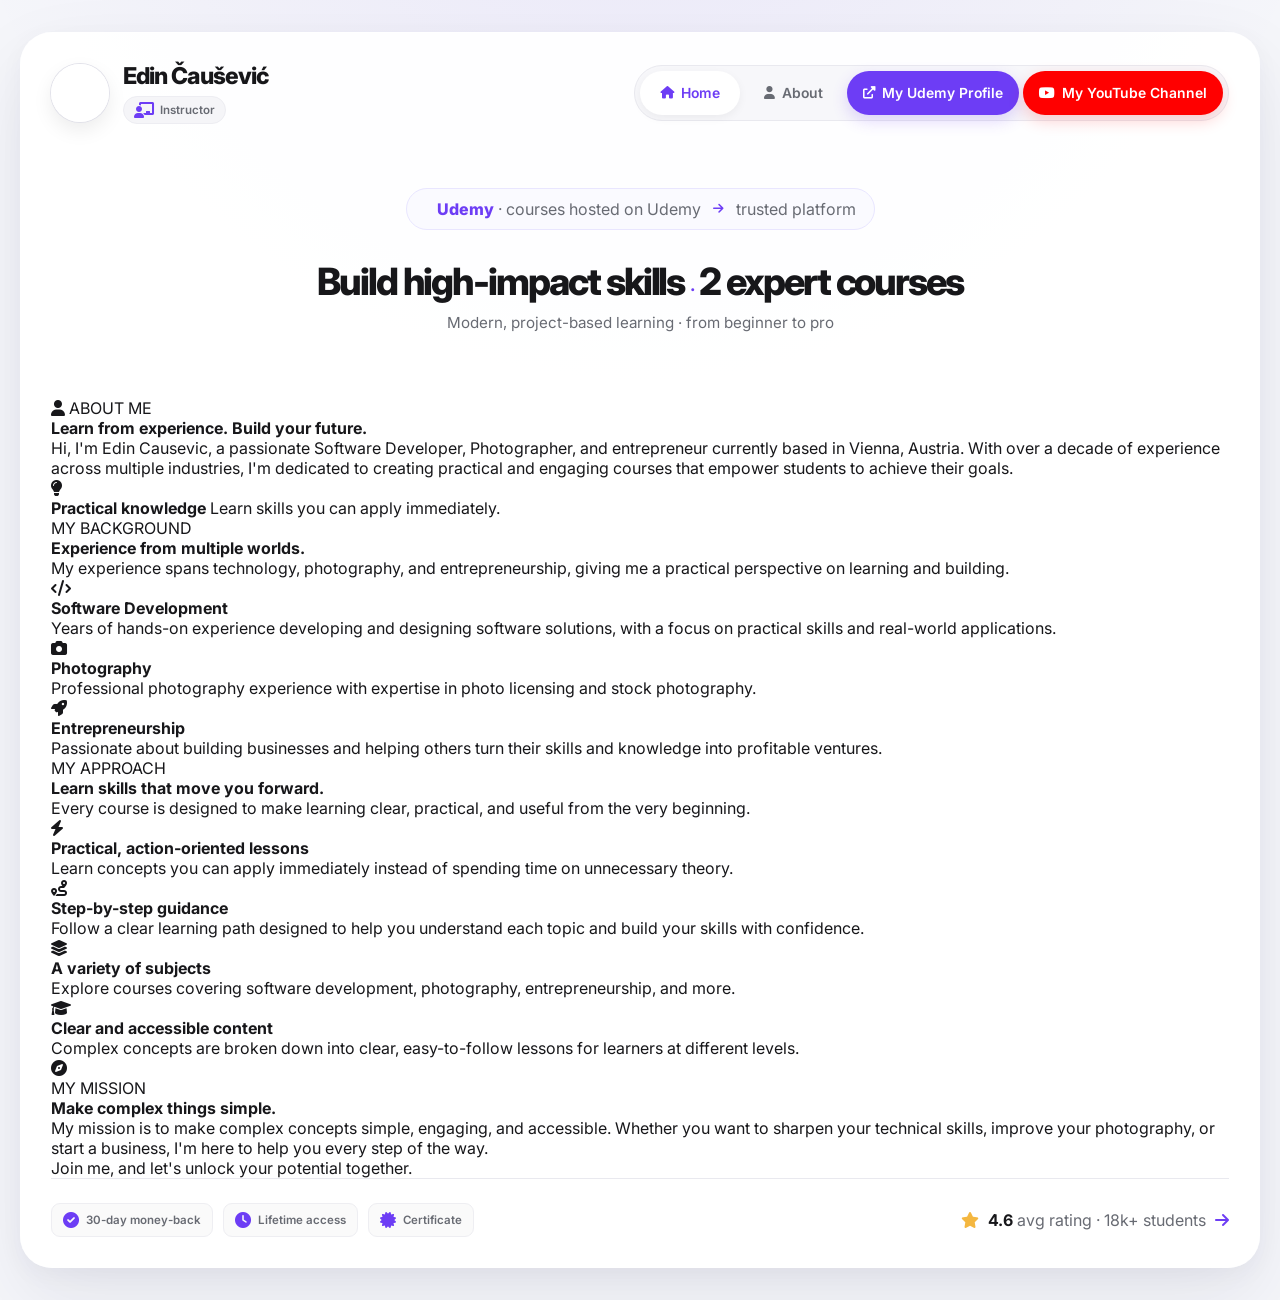
<file: about.html>
<!DOCTYPE html>

<html lang="en">
<head>
    <meta charset="UTF-8">
    <meta name="viewport" content="width=device-width, initial-scale=1.0">
    <title>Edin Čaušević · Udemy Courses</title>

<link rel="preconnect" href="https://fonts.googleapis.com">
<link rel="preconnect" href="https://fonts.gstatic.com" crossorigin>
<link rel="icon" type="image/svg+xml" href="/favicon.svg">
<link href="https://fonts.googleapis.com/css2?family=Inter:wght@400;500;600;700;800&display=swap" rel="stylesheet">
<link rel="stylesheet" href="https://cdnjs.cloudflare.com/ajax/libs/font-awesome/6.0.0-beta3/css/all.min.css">
<link rel="stylesheet" href="./style.css">

<style>

</style>

</head>

<body>
    <div class="promo-card">

    <!-- HEADER -->
    <div class="header-row">

        <div class="profile-area">
            <div
                class="avatar"
                role="img"
                aria-label="Edin Čaušević profile photo">
            </div>

            <div class="name-title">
                <h2>Edin Čaušević</h2>

                <span class="badge-instructor">
                    <i class="fas fa-chalkboard-teacher"></i>
                    Instructor
                </span>
            </div>
        </div>

        <!-- MOBILE BURGER BUTTON -->
        <button
            class="menu-toggle"
            id="menuToggle"
            aria-label="Open navigation menu"
            aria-expanded="false">

            <i class="fas fa-bars"></i>
        </button>

        <!-- NAVIGATION -->
        <nav class="nav-menu" id="navMenu">

            <a href="#" class="active">
                <i class="fas fa-home"></i>
                Home
            </a>
<!-- 
            <a href="#">
                <i class="fas fa-th-list"></i>
                All Courses
            </a> -->

            <a href="#">
                <i class="fas fa-user"></i>
                About
            </a>

            <a target="_blank" href="https://www.udemy.com/user/edin-causevic-8/" class="udemy-profile">
                <i class="fas fa-external-link-alt"></i>
                My Udemy Profile
            </a>

            <!-- YOUTUBE BUTTON -->
            <a
                href="https://www.youtube.com/@learntocodewithedin"
                class="youtube-link"
                target="_blank"
                rel="noopener">

                <i class="fab fa-youtube"></i>
                My YouTube Channel
            </a>

        </nav>
    </div>

    <!-- UDEMY BADGE -->
    <div class="udemy-badge-bar">
        <i class="fab fa-udemy"></i>

        <span>
            <span class="highlight">Udemy</span>
            · courses hosted on Udemy
        </span>

        <i class="fas fa-arrow-right arrow"></i>

        <span>trusted platform</span>
    </div>

    <!-- TAGLINE -->
    <div class="tagline">
        <h3>
            Build high-impact skills
            <span>·</span>
            2 expert courses
        </h3>

        <p>
            Modern, project-based learning · from beginner to pro
        </p>
    </div>

    <!-- ABOUT HERO -->

<div class="about-hero">
    <div class="about-content">
        <span class="about-eyebrow">
            <i class="fas fa-user"></i>
            ABOUT ME
        </span>


    <h1>
        Learn from experience.
        <span>Build your future.</span>
    </h1>

    <p>
        Hi, I'm Edin Causevic, a passionate Software Developer,
        Photographer, and entrepreneur currently based in Vienna, Austria.
        With over a decade of experience across multiple industries, I'm
        dedicated to creating practical and engaging courses that empower
        students to achieve their goals.
    </p>
</div>

<div class="about-stat-card">
    <div class="about-stat-icon">
        <i class="fas fa-lightbulb"></i>
    </div>

    <strong>Practical knowledge</strong>

    <span>
        Learn skills you can apply immediately.
    </span>
</div>


</div>

<!-- MY BACKGROUND -->

<section class="about-section">
    <div class="section-heading">
        <span class="section-label">MY BACKGROUND</span>


    <h2>
        Experience from
        <span>multiple worlds.</span>
    </h2>

    <p>
        My experience spans technology, photography, and entrepreneurship,
        giving me a practical perspective on learning and building.
    </p>
</div>

<div class="about-grid">

    <div class="about-card">
        <div class="about-card-icon">
            <i class="fas fa-code"></i>
        </div>

        <h3>Software Development</h3>

        <p>
            Years of hands-on experience developing and designing software
            solutions, with a focus on practical skills and real-world
            applications.
        </p>
    </div>

    <div class="about-card">
        <div class="about-card-icon">
            <i class="fas fa-camera"></i>
        </div>

        <h3>Photography</h3>

        <p>
            Professional photography experience with expertise in photo
            licensing and stock photography.
        </p>
    </div>

    <div class="about-card">
        <div class="about-card-icon">
            <i class="fas fa-rocket"></i>
        </div>

        <h3>Entrepreneurship</h3>

        <p>
            Passionate about building businesses and helping others turn
            their skills and knowledge into profitable ventures.
        </p>
    </div>

</div>


</section>

<!-- WHAT YOU CAN EXPECT -->

<section class="about-section">
    <div class="section-heading">
        <span class="section-label">MY APPROACH</span>


    <h2>
        Learn skills that
        <span>move you forward.</span>
    </h2>

    <p>
        Every course is designed to make learning clear, practical, and
        useful from the very beginning.
    </p>
</div>

<div class="learning-list">

    <div class="learning-item">
        <div class="learning-icon">
            <i class="fas fa-bolt"></i>
        </div>

        <div>
            <h3>Practical, action-oriented lessons</h3>

            <p>
                Learn concepts you can apply immediately instead of
                spending time on unnecessary theory.
            </p>
        </div>
    </div>

    <div class="learning-item">
        <div class="learning-icon">
            <i class="fas fa-route"></i>
        </div>

        <div>
            <h3>Step-by-step guidance</h3>

            <p>
                Follow a clear learning path designed to help you understand
                each topic and build your skills with confidence.
            </p>
        </div>
    </div>

    <div class="learning-item">
        <div class="learning-icon">
            <i class="fas fa-layer-group"></i>
        </div>

        <div>
            <h3>A variety of subjects</h3>

            <p>
                Explore courses covering software development, photography,
                entrepreneurship, and more.
            </p>
        </div>
    </div>

    <div class="learning-item">
        <div class="learning-icon">
            <i class="fas fa-graduation-cap"></i>
        </div>

        <div>
            <h3>Clear and accessible content</h3>

            <p>
                Complex concepts are broken down into clear, easy-to-follow
                lessons for learners at different levels.
            </p>
        </div>
    </div>

</div>


</section>

<!-- MISSION -->

<section class="mission-card">


<div class="mission-icon">
    <i class="fas fa-compass"></i>
</div>

<div class="mission-content">
    <span class="section-label">MY MISSION</span>

    <h2>
        Make complex things
        <span>simple.</span>
    </h2>

    <p>
        My mission is to make complex concepts simple, engaging, and
        accessible. Whether you want to sharpen your technical skills,
        improve your photography, or start a business, I'm here to help
        you every step of the way.
    </p>

    <p>
        Join me, and let's unlock your potential together.
    </p>
</div>


</section>


    <!-- FOOTER -->
    <div class="promo-footer">
        <div class="footer-left">
            <span>
                <i class="fas fa-check-circle"></i>
                30-day money-back
            </span>

            <span>
                <i class="fas fa-clock"></i>
                Lifetime access
            </span>

            <span>
                <i class="fas fa-certificate"></i>
                Certificate
            </span>
        </div>

        <div class="footer-right">
            <i class="fas fa-star star"></i>

            <span>
                <strong>4.6</strong>
                avg rating · 18k+ students
            </span>

            <i class="fas fa-arrow-right arrow"></i>
        </div>
    </div>

</div>

<script>
    const menuToggle = document.getElementById('menuToggle');
    const navMenu = document.getElementById('navMenu');

    menuToggle.addEventListener('click', () => {
        const isOpen = navMenu.classList.toggle('open');

        menuToggle.setAttribute('aria-expanded', isOpen);

        menuToggle.innerHTML = isOpen
            ? '<i class="fas fa-times"></i>'
            : '<i class="fas fa-bars"></i>';
    });

    document.querySelectorAll('.nav-menu a').forEach(link => {
        link.addEventListener('click', () => {
            if (window.innerWidth <= 680) {
                navMenu.classList.remove('open');

                menuToggle.setAttribute('aria-expanded', 'false');

                menuToggle.innerHTML =
                    '<i class="fas fa-bars"></i>';
            }
        });
    });

    window.addEventListener('resize', () => {
        if (window.innerWidth > 680) {
            navMenu.classList.remove('open');

            menuToggle.setAttribute('aria-expanded', 'false');

            menuToggle.innerHTML =
                '<i class="fas fa-bars"></i>';
        }
    });
</script>

</body>
</html>
</file>
<file: style.css>
:root {
  --purple: #6d3df5;
  --purple-dark: #5425d8;
  --purple-light: #f2efff;

  --youtube: #ff0000;
  --youtube-dark: #d90000;

  --text: #17171a;
  --muted: #686b73;
  --border: #e9e9ef;

  --page: #f5f6fa;
  --card: #ffffff;

  --shadow-lg:
      0 32px 80px rgba(28, 20, 65, 0.08),
      0 8px 24px rgba(28, 20, 65, 0.04);

  --shadow-card:
      0 10px 30px rgba(28, 20, 65, 0.055);

  --radius-xl: 32px;
  --radius-lg: 22px;
}

* {
  margin: 0;
  padding: 0;
  box-sizing: border-box;
  font-size: 16px
}

body {
  min-height: 100vh;
  padding: 32px 20px;
  font-family: 'Inter', sans-serif;
  color: var(--text);
  background:
      radial-gradient(
          circle at 50% -20%,
          rgba(109, 61, 245, 0.08),
          transparent 42%
      ),
      var(--page);
}

.promo-card {
  width: min(1600px, 100%);
  margin: 0 auto;
  padding: 30px;
  background: rgba(255, 255, 255, 0.92);
  border: 1px solid rgba(255, 255, 255, 0.9);
  border-radius: var(--radius-xl);
  box-shadow: var(--shadow-lg);
}

/* HEADER */

.header-row {
  display: flex;
  align-items: center;
  justify-content: space-between;
  gap: 24px;
  margin-bottom: 32px;
}

.profile-area {
  display: flex;
  align-items: center;
  gap: 14px;
}

.avatar {
  width: 58px;
  height: 58px;
  flex: 0 0 58px;
  border-radius: 50%;
  background:
      url('https://yt3.ggpht.com/-oko2zFsFojxeu8l6C6iVfi1kFXbQHX115iQ9TURvFg9SvrB28-r-rb7lzbbzuMX44yxz5aK0yY=s108-c-k-c0x00ffffff-no-rj')
      center / cover;
  border: 3px solid #fff;
  box-shadow:
      0 0 0 1px #e2e2ea,
      0 8px 20px rgba(0, 0, 0, 0.08);
}

.name-title h2 {
  font-size: 1.45rem;
  line-height: 1.2;
  font-weight: 800;
  letter-spacing: -0.04em;
}

.badge-instructor {
  display: inline-flex;
  align-items: center;
  gap: 6px;
  margin-top: 5px;
  padding: 5px 10px;
  color: var(--muted);
  background: #f5f5f8;
  border: 1px solid #ededf2;
  border-radius: 999px;
  font-size: 0.72rem;
  font-weight: 600;
}

.badge-instructor i {
  color: var(--purple);
}

/* DESKTOP NAV */

.nav-menu {
  display: flex;
  align-items: center;
  gap: 4px;
  padding: 5px;
  background: #f7f7fa;
  border: 1px solid var(--border);
  border-radius: 999px;
}

.nav-menu a {
  display: inline-flex;
  align-items: center;
  gap: 7px;
  padding: 14px 20px;
  color: var(--muted);
  text-decoration: none;
  border-radius: 999px;
  font-size: 0.87rem;
  font-weight: 600;
  transition: 0.2s ease;
}

.nav-menu a i {
  font-size: 0.78rem;
}

.nav-menu a:hover {
  color: var(--text);
  background: #fff;
}

.nav-menu a.active {
  color: var(--purple);
  background: #fff;
  box-shadow: 0 3px 10px rgba(0, 0, 0, 0.05);
}

.nav-menu a.udemy-profile {
  color: #fff;
  background: var(--purple);
  padding-inline: 16px;
  box-shadow: 0 6px 16px rgba(109, 61, 245, 0.2);
}

.nav-menu a.udemy-profile:hover {
  color: #fff;
  background: var(--purple-dark);
}

/* YOUTUBE BUTTON */

.nav-menu a.youtube-link {
  color: #fff;
  background: var(--youtube);
  padding-inline: 16px;
  box-shadow: 0 6px 16px rgba(255, 0, 0, 0.18);
}

.nav-menu a.youtube-link:hover {
  color: #fff;
  background: var(--youtube-dark);
  transform: translateY(-1px);
}

.nav-menu a.youtube-link i {
  font-size: 0.9rem;
}

/* MOBILE MENU BUTTON */

.menu-toggle {
  display: none;
  align-items: center;
  justify-content: center;
  width: 44px;
  height: 44px;
  color: var(--text);
  background: #f7f7fa;
  border: 1px solid var(--border);
  border-radius: 13px;
  font-size: 1.1rem;
  cursor: pointer;
  transition: 0.2s ease;
}

.menu-toggle:hover {
  color: var(--purple);
  border-color: #dcd5ff;
  background: var(--purple-light);
}

/* UDEMY BAR */

.udemy-badge-bar {
  display: flex;
  align-items: center;
  justify-content: center;
  gap: 12px;
  width: fit-content;
  max-width: 100%;
  margin: 0 auto 30px;
  padding: 10px 18px;
  color: var(--muted);
  background: #fafaff;
  border: 1px solid #e9e6ff;
  border-radius: 999px;
  font-size: 0.8rem;
  margin-top: 64px;
}

.udemy-badge-bar > i:first-child {
  color: var(--purple);
  font-size: 1.4rem;
}

.udemy-badge-bar .highlight {
  color: var(--purple);
  font-weight: 800;
}

.udemy-badge-bar .arrow {
  color: var(--purple);
  font-size: 0.75rem;
}

/* TAGLINE */

.tagline {
  margin-bottom: 66px;
  text-align: center;
}

.tagline h3 {
  font-size: clamp(1.7rem, 3vw, 2.35rem);
  line-height: 1.15;
  font-weight: 800;
  letter-spacing: -0.055em;
}

.tagline h3 span {
  color: var(--purple);
}

.tagline p {
  margin-top: 10px;
  color: var(--muted);
  font-size: 0.95rem;
}

/* COURSE GRID */

.courses-grid {
  display: grid;
  grid-template-columns: repeat(3, 1fr);
  gap: 18px;
  max-width: 1120px;
  margin: 0 auto 56px;
}

.course-card {
  display: flex;
  flex-direction: column;
  overflow: hidden;
  background: var(--card);
  border: 1px solid var(--border);
  border-radius: var(--radius-lg);
  box-shadow: var(--shadow-card);
  transition:
      transform 0.25s ease,
      box-shadow 0.25s ease,
      border-color 0.25s ease;
}

.course-card:hover {
  transform: translateY(-6px);
  border-color: #d9d1ff;
  box-shadow:
      0 22px 45px rgba(46, 27, 112, 0.11),
      0 8px 20px rgba(0, 0, 0, 0.04);
}

.course-img-wrapper {
  position: relative;
  height: 200px;
  overflow: hidden;
  background: #e8e8ee;
}

.course-img {
  display: block;
  width: 100%;
  height: 100%;
  object-fit: cover;
  transition: transform 0.5s ease;
}

.course-card:hover .course-img {
  transform: scale(1.045);
}

.course-img-wrapper::after {
  content: "";
  position: absolute;
  inset: 0;
  background: linear-gradient(
      to bottom,
      rgba(0, 0, 0, 0.12),
      transparent 45%,
      rgba(0, 0, 0, 0.18)
  );
  pointer-events: none;
}

.img-badge {
  position: absolute;
  z-index: 1;
  bottom: 12px;
  left: 12px;
  display: inline-flex;
  align-items: center;
  gap: 6px;
  padding: 6px 10px;
  color: #fff;
  background: rgba(15, 15, 20, 0.72);
  border: 1px solid rgba(255, 255, 255, 0.16);
  border-radius: 999px;
  backdrop-filter: blur(10px);
  font-size: 0.63rem;
  font-weight: 800;
  letter-spacing: 0.4px;
}

.img-badge i {
  color: #ffd76a;
  font-size: 0.6rem;
}

.course-content {
  display: flex;
  flex: 1;
  flex-direction: column;
  padding: 20px;
}

.course-title {
  margin-bottom: 7px;
  font-size: 1.2rem;
  font-weight: 700;
  letter-spacing: -0.035em;
}

.course-description {
  min-height: 42px;
  margin-bottom: 15px;
  color: var(--muted);
  font-size: 0.9rem;
  line-height: 1.55;
}

.course-details {
  display: flex;
  flex-wrap: wrap;
  gap: 6px;
  margin-bottom: 16px;
}

.detail-badge {
  display: inline-flex;
  align-items: center;
  gap: 5px;
  padding: 5px 8px;
  color: #656873;
  background: #f7f7fa;
  border: 1px solid #ececf1;
  border-radius: 7px;
  font-size: 0.7rem;
  font-weight: 600;
}

.detail-badge i {
  color: var(--purple);
  font-size: 0.6rem;
}

.course-meta {
  display: flex;
  align-items: center;
  justify-content: space-between;
  gap: 8px;
}

.stars {
  display: flex;
  gap: 2px;
  color: #f4b740;
  font-size: 0.85rem;
}

.rating-text {
  display: inline-flex;
  align-items: center;
  gap: 5px;
  padding: 5px 8px;
  color: #555861;
  background: #f7f7fa;
  border-radius: 7px;
  font-size: 0.68rem;
  font-weight: 600;
}

.rating-text i {
  color: var(--purple);
}

.price-btn-row {
  display: flex;
  align-items: center;
  justify-content: space-between;
  gap: 12px;
  margin-top: 4px;
  padding-top: 15px;
  border-top: 1px solid #eeeeF2;
}

.price {
  font-size: 1.1rem;
  font-weight: 800;
  letter-spacing: -0.03em;
}

.btn-udemy {
  display: inline-flex;
  align-items: center;
  justify-content: center;
  gap: 8px;
  min-height: 40px;
  padding: 0 15px;
  color: #fff;
  background: var(--purple);
  border-radius: 10px;
  font-size: 0.75rem;
  font-weight: 700;
  white-space: nowrap;
  transition: 0.2s ease;
}

.btn-udemy:hover {
  background: var(--purple-dark);
  transform: translateY(-1px);
  box-shadow: 0 7px 15px rgba(109, 61, 245, 0.2);
}

.btn-udemy i {
  color: #dcd2ff;
}

/* FOOTER */

.promo-footer {
  display: flex;
  align-items: center;
  justify-content: space-between;
  gap: 20px;
  padding-top: 24px;
  border-top: 1px solid var(--border);
}

.footer-left {
  display: flex;
  flex-wrap: wrap;
  gap: 10px;
}

.footer-left span {
  display: inline-flex;
  align-items: center;
  gap: 7px;
  padding: 8px 11px;
  color: var(--muted);
  background: #fafafa;
  border: 1px solid #eeeeF2;
  border-radius: 9px;
  font-size: 0.72rem;
  font-weight: 600;
}

.footer-left i {
  color: var(--purple);
}

.footer-right {
  display: flex;
  align-items: center;
  gap: 9px;
  color: var(--muted);
  font-size: 0.8rem;
  white-space: nowrap;
}

.footer-right .star {
  color: #f4b740;
}

.footer-right strong {
  color: var(--text);
}

.footer-right .arrow {
  color: var(--purple);
}


.course-actions {
  display: grid;
  grid-template-columns: 1fr 1fr;
  gap: 10px;
  margin-top: 18px;
  padding-top: 16px;
  border-top: 1px solid #eeeeF2;
}

.course-action {
  display: flex;
  flex-direction: column;
  align-items: center;
  justify-content: center;
  gap: 5px;
  min-height: 52px;
  padding: 8px 12px;
  border: 0;
  border-radius: 10px;
  font-family: inherit;
  font-size: 0.72rem;
  font-weight: 700;
  text-decoration: none;
  cursor: pointer;
  transition: 0.2s ease;
}

.course-action i {
  font-size: 0.85rem;
}

.course-action.course-link {
  color: var(--purple);
  background: var(--purple-light);
}

.course-action.course-link:hover {
  color: #fff;
  background: var(--purple);
  transform: translateY(-1px);
  box-shadow: 0 7px 15px rgba(109, 61, 245, 0.2);
}

.course-action.discount-btn {
  color: #fff;
  background: var(--purple);
}

.course-action.discount-btn:hover {
  background: var(--purple-dark);
  transform: translateY(-1px);
  box-shadow: 0 7px 15px rgba(109, 61, 245, 0.2);
}

.discount-date {
  font-size: 0.7rem;
  font-weight: 500;
  opacity: 0.8;
}

@media (max-width: 420px) {
  .course-actions {
      grid-template-columns: 1fr;
  }
}

/* TABLET */

@media (max-width: 1000px) {
  .header-row {
      flex-direction: column;
      align-items: stretch;
  }

  .profile-area {
      justify-content: center;
  }

  .nav-menu {
      justify-content: center;
      flex-wrap: wrap;
      border-radius: 18px;
  }

  .courses-grid {
      grid-template-columns: repeat(2, 1fr);
  }
}

/* MOBILE */

@media (max-width: 680px) {
  body {
      padding: 14px;
  }

  .promo-card {
      padding: 20px 14px;
      border-radius: 24px;
  }

  .header-row {
      position: relative;
      flex-direction: row;
      align-items: center;
      justify-content: space-between;
      margin-bottom: 28px;
  }

  .profile-area {
      justify-content: flex-start;
  }

  .menu-toggle {
      display: inline-flex;
  }

  .nav-menu {
      position: absolute;
      z-index: 20;
      top: calc(100% + 12px);
      left: 0;
      right: 0;

      display: flex;
      flex-direction: column;
      align-items: stretch;
      gap: 5px;

      padding: 8px;

      background: rgba(255, 255, 255, 0.98);
      border: 1px solid var(--border);
      border-radius: 18px;

      box-shadow:
          0 20px 40px rgba(28, 20, 65, 0.12),
          0 5px 15px rgba(0, 0, 0, 0.05);

      opacity: 0;
      visibility: hidden;
      transform: translateY(-8px);
      pointer-events: none;

      transition:
          opacity 0.2s ease,
          visibility 0.2s ease,
          transform 0.2s ease;
  }

  .nav-menu.open {
      opacity: 1;
      visibility: visible;
      transform: translateY(0);
      pointer-events: auto;
  }

  .nav-menu a {
      justify-content: flex-start;
      width: 100%;
      padding: 13px 14px;
      border-radius: 11px;
      font-size: 0.85rem;
  }

  .nav-menu a:hover,
  .nav-menu a.active {
      box-shadow: none;
  }

  .nav-menu a.udemy-profile,
  .nav-menu a.youtube-link {
      justify-content: center;
      margin-top: 3px;
  }

  .courses-grid {
      grid-template-columns: 1fr;
      max-width: 430px;
  }

  .udemy-badge-bar {
      flex-wrap: wrap;
      text-align: center;
      border-radius: 18px;
  }

  .promo-footer {
      flex-direction: column;
      align-items: stretch;
  }

  .footer-right {
      justify-content: center;
  }

  .course-img-wrapper {
      height: 200px;
  }
}

@media (max-width: 420px) {
  .name-title h2 {
      font-size: 1.25rem;
  }

  .avatar {
      width: 50px;
      height: 50px;
      flex-basis: 50px;
  }

  .price-btn-row {
      align-items: stretch;
      flex-direction: column;
  }

  .btn-udemy {
      width: 100%;
  }

  .price {
      text-align: center;
  }
}
</file>
